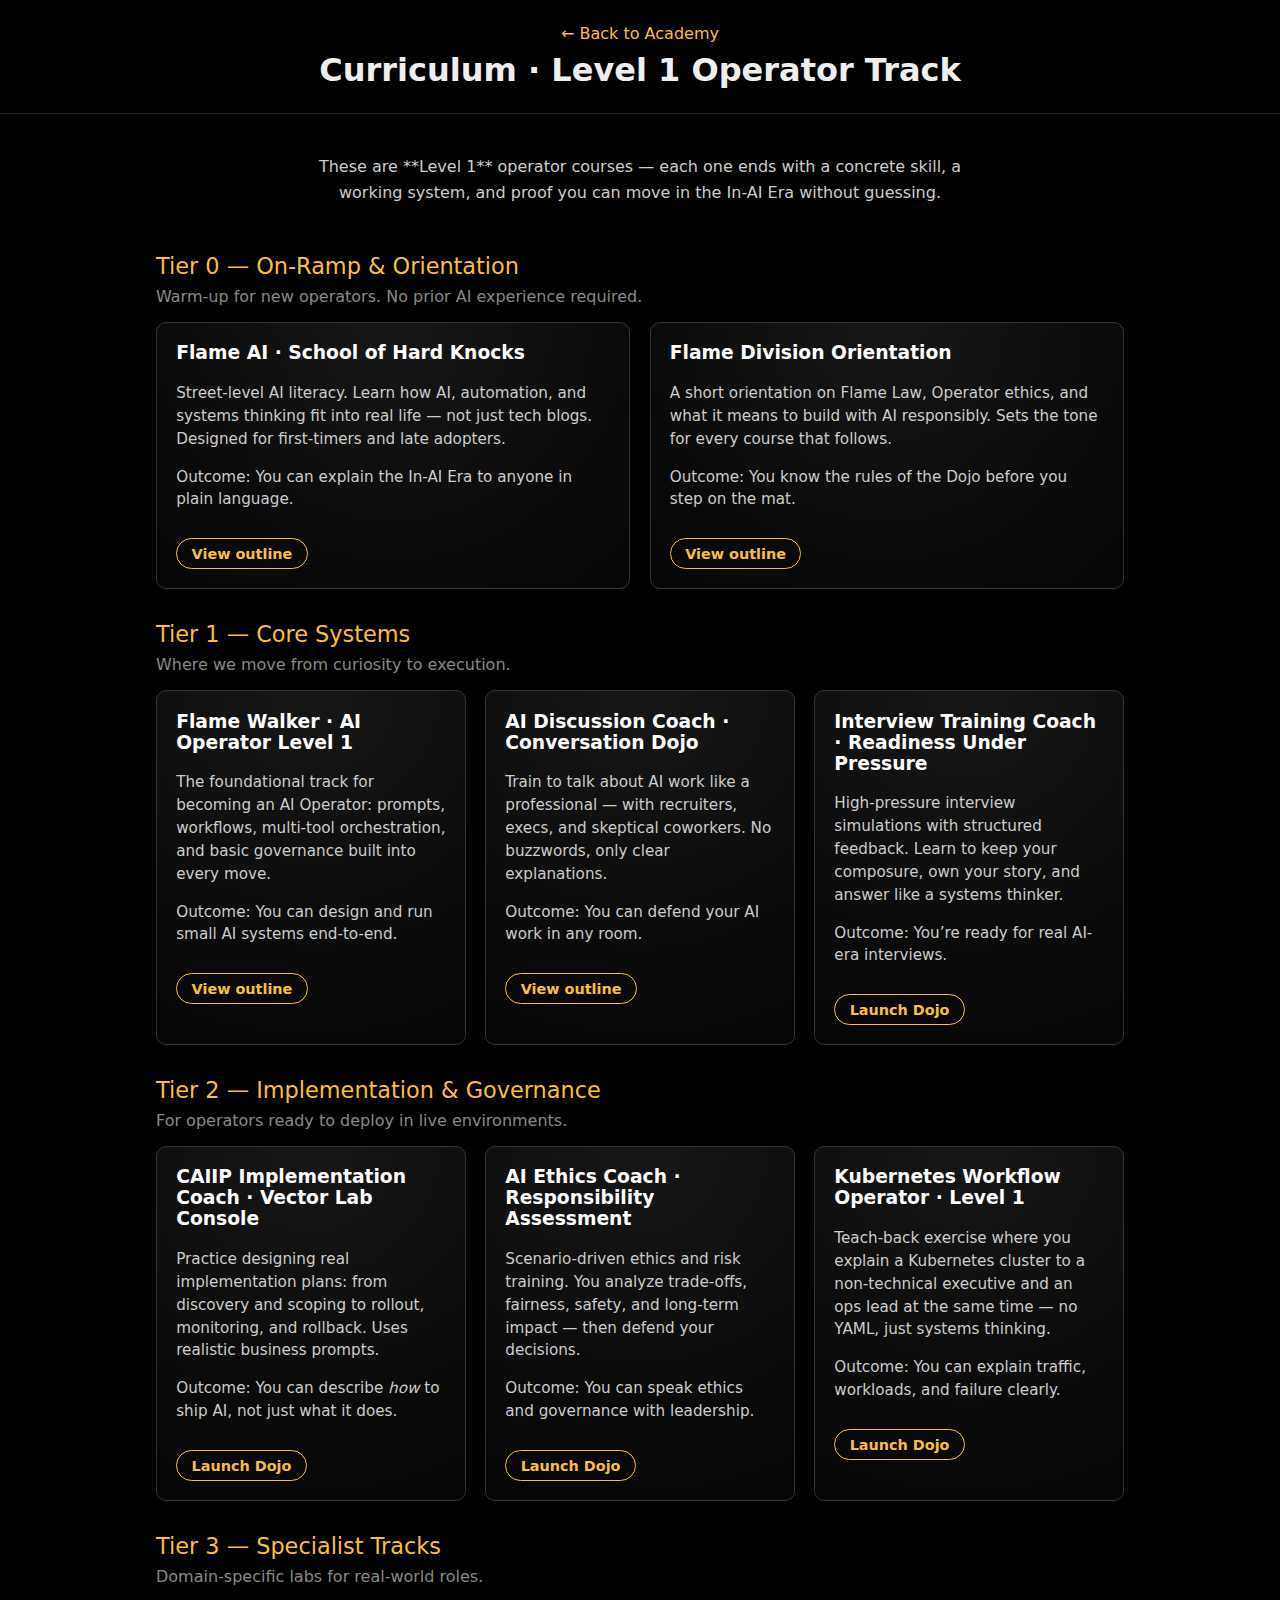
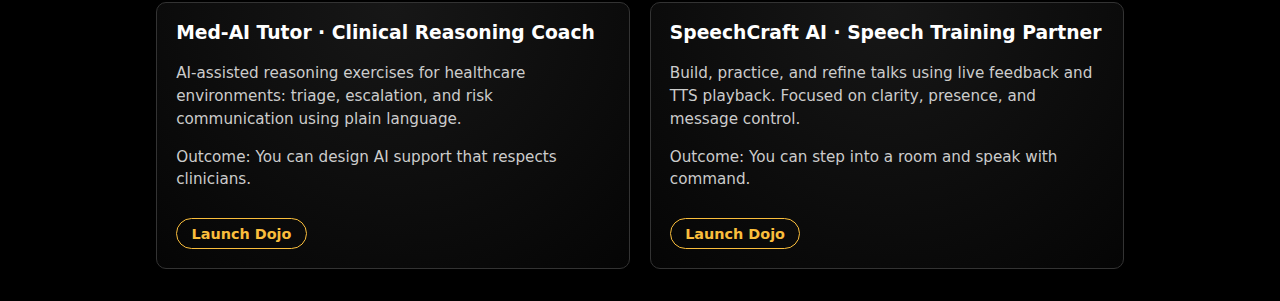
<file: docs/courses/index.html>
<!doctype html>
<html lang="en">
<head>
  <meta charset="utf-8" />
  <title>Courses · Flame Division Academy</title>
  <meta name="viewport" content="width=device-width, initial-scale=1" />
  <link rel="stylesheet" href="../assets/style.css" />
  <style>
    body { margin: 0; font-family: system-ui, sans-serif; background:#000; color:#eee; }
    header { padding:1.5rem 1rem; border-bottom:1px solid #222; text-align:center; }
    header a { color:#fabe3c; text-decoration:none; }
    h1 { margin:0.5rem 0 0; font-size:2rem; }
    .hero { text-align:center; padding:2rem 1rem 1rem; color:#ccc; }
    .hero p { max-width:700px; margin:0.5rem auto 0; line-height:1.6; }
    .tier-section { max-width:1000px; margin:2rem auto; padding:0 1rem; }
    .tier-title { font-size:1.4rem; color:#fabe3c; margin-bottom:0.5rem; }
    .tier-note { color:#888; margin-bottom:1rem; }
    .grid { display:grid; gap:1.2rem; grid-template-columns:repeat(auto-fit,minmax(260px,1fr)); }
    .card {
      border:1px solid #333; border-radius:10px; padding:1.2rem;
      background:radial-gradient(circle at top,#171717,#050505);
    }
    .card h3 { margin-top:0; color:#fff; }
    .card p { color:#ccc; font-size:0.95rem; line-height:1.5; }
    .tagline { font-size:0.85rem; color:#999; margin-top:0.4rem; }
    .card a {
      display:inline-block; margin-top:0.75rem;
      padding:0.4rem 0.9rem; border-radius:999px;
      border:1px solid #fabe3c; color:#fabe3c; text-decoration:none;
      font-size:0.9rem; font-weight:600;
    }
  </style>
</head>
<body>

<header>
  <a href="../index.html">← Back to Academy</a>
  <h1>Curriculum · Level 1 Operator Track</h1>
</header>

<section class="hero">
  <p>
    These are **Level 1** operator courses — each one ends with a concrete skill,
    a working system, and proof you can move in the In-AI Era without guessing.
  </p>
</section>

<!-- Tier 0 -->
<section class="tier-section">
  <div class="tier-title">Tier 0 — On-Ramp & Orientation</div>
  <div class="tier-note">Warm-up for new operators. No prior AI experience required.</div>
  <div class="grid">
    <article class="card">
      <h3>Flame AI · School of Hard Knocks</h3>
      <p>
        Street-level AI literacy. Learn how AI, automation, and systems thinking fit into
        real life — not just tech blogs. Designed for first-timers and late adopters.
      </p>
      <p class="tagline">Outcome: You can explain the In-AI Era to anyone in plain language.</p>
      <a href="t0-hard-knocks.html">View outline</a>
    </article>

    <article class="card">
      <h3>Flame Division Orientation</h3>
      <p>
        A short orientation on Flame Law, Operator ethics, and what it means to build
        with AI responsibly. Sets the tone for every course that follows.
      </p>
      <p class="tagline">Outcome: You know the rules of the Dojo before you step on the mat.</p>
      <a href="t0-orientation.html">View outline</a>
    </article>
  </div>
</section>

<!-- Tier 1 -->
<section class="tier-section">
  <div class="tier-title">Tier 1 — Core Systems</div>
  <div class="tier-note">Where we move from curiosity to execution.</div>
  <div class="grid">
    <article class="card">
      <h3>Flame Walker · AI Operator Level 1</h3>
      <p>
        The foundational track for becoming an AI Operator: prompts, workflows,
        multi-tool orchestration, and basic governance built into every move.
      </p>
      <p class="tagline">Outcome: You can design and run small AI systems end-to-end.</p>
      <a href="t1-flame-walker.html">View outline</a>
    </article>

    <article class="card">
      <h3>AI Discussion Coach · Conversation Dojo</h3>
      <p>
        Train to talk about AI work like a professional — with recruiters, execs,
        and skeptical coworkers. No buzzwords, only clear explanations.
      </p>
      <p class="tagline">Outcome: You can defend your AI work in any room.</p>
      <a href="t1-discussion-dojo.html">View outline</a>
    </article>

    <article class="card">
      <h3>Interview Training Coach · Readiness Under Pressure</h3>
      <p>
        High-pressure interview simulations with structured feedback. Learn to
        keep your composure, own your story, and answer like a systems thinker.
      </p>
      <p class="tagline">Outcome: You’re ready for real AI-era interviews.</p>
      <a href="../dojo/interview-coach/">Launch Dojo</a>
    </article>
  </div>
</section>

<!-- Tier 2 -->
<section class="tier-section">
  <div class="tier-title">Tier 2 — Implementation & Governance</div>
  <div class="tier-note">For operators ready to deploy in live environments.</div>
  <div class="grid">
    <article class="card">
      <h3>CAIIP Implementation Coach · Vector Lab Console</h3>
      <p>
        Practice designing real implementation plans: from discovery and scoping
        to rollout, monitoring, and rollback. Uses realistic business prompts.
      </p>
      <p class="tagline">Outcome: You can describe <em>how</em> to ship AI, not just what it does.</p>
      <a href="../dojo/caiip-lab/">Launch Dojo</a>
    </article>

    <article class="card">
      <h3>AI Ethics Coach · Responsibility Assessment</h3>
      <p>
        Scenario-driven ethics and risk training. You analyze trade-offs,
        fairness, safety, and long-term impact — then defend your decisions.
      </p>
      <p class="tagline">Outcome: You can speak ethics and governance with leadership.</p>
      <a href="../dojo/ethics-coach/">Launch Dojo</a>
    </article>

    <article class="card">
      <h3>Kubernetes Workflow Operator · Level 1</h3>
      <p>
        Teach-back exercise where you explain a Kubernetes cluster to a non-technical
        executive and an ops lead at the same time — no YAML, just systems thinking.
      </p>
      <p class="tagline">Outcome: You can explain traffic, workloads, and failure clearly.</p>
      <a href="../dojo/kubernetes-operator/">Launch Dojo</a>
    </article>
  </div>
</section>

<!-- Tier 3 -->
<section class="tier-section">
  <div class="tier-title">Tier 3 — Specialist Tracks</div>
  <div class="tier-note">Domain-specific labs for real-world roles.</div>
  <div class="grid">
    <article class="card">
      <h3>Med-AI Tutor · Clinical Reasoning Coach</h3>
      <p>
        AI-assisted reasoning exercises for healthcare environments: triage,
        escalation, and risk communication using plain language.
      </p>
      <p class="tagline">Outcome: You can design AI support that respects clinicians.</p>
      <a href="../dojo/med-ai-tutor/">Launch Dojo</a>
    </article>

    <article class="card">
      <h3>SpeechCraft AI · Speech Training Partner</h3>
      <p>
        Build, practice, and refine talks using live feedback and TTS playback.
        Focused on clarity, presence, and message control.
      </p>
      <p class="tagline">Outcome: You can step into a room and speak with command.</p>
      <a href="../dojo/speechcraft/">Launch Dojo</a>
    </article>
  </div>
</section>

</body>
</html>
</file>
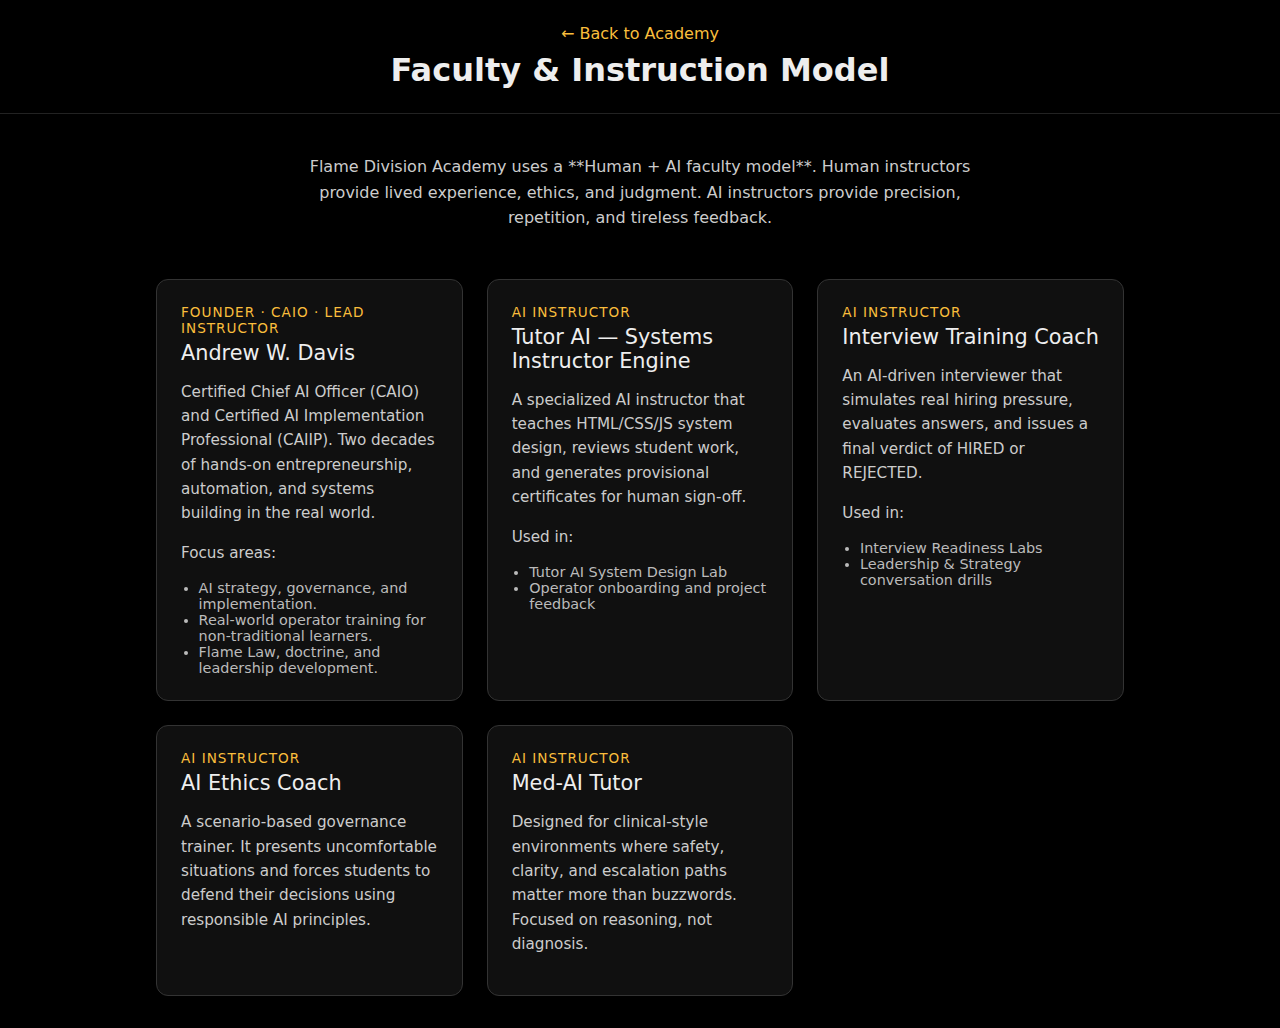
<file: docs/faculty/index.html>
<!doctype html>
<html lang="en">
<head>
  <meta charset="utf-8" />
  <title>Faculty · Flame Division Academy</title>
  <meta name="viewport" content="width=device-width, initial-scale=1" />
  <link rel="stylesheet" href="../assets/style.css" />
  <style>
    body { margin:0; font-family:system-ui,sans-serif; background:#000; color:#eee; }
    header { padding:1.5rem 1rem; border-bottom:1px solid #222; text-align:center; }
    header a { color:#fabe3c; text-decoration:none; }
    h1 { margin:0.5rem 0 0; font-size:2rem; }
    .hero { text-align:center; padding:2rem 1rem 1rem; color:#ccc; }
    .hero p { max-width:720px; margin:0.5rem auto 0; line-height:1.6; }
    .grid { max-width:1000px; margin:2rem auto; padding:0 1rem;
            display:grid; gap:1.5rem; grid-template-columns:repeat(auto-fit,minmax(280px,1fr)); }
    .card { border:1px solid #333; border-radius:12px; padding:1.5rem; background:#101010; }
    .role { font-size:0.85rem; color:#fabe3c; text-transform:uppercase; letter-spacing:1px; }
    .name { font-size:1.3rem; margin:0.3rem 0 0.5rem; }
    .card p { font-size:0.95rem; color:#ccc; line-height:1.6; }
    ul { padding-left:1.1rem; margin:0.6rem 0 0; color:#bbb; font-size:0.9rem; }
  </style>
</head>
<body>

<header>
  <a href="../index.html">← Back to Academy</a>
  <h1>Faculty & Instruction Model</h1>
</header>

<section class="hero">
  <p>
    Flame Division Academy uses a **Human + AI faculty model**. Human instructors
    provide lived experience, ethics, and judgment. AI instructors provide precision,
    repetition, and tireless feedback.
  </p>
</section>

<section class="grid">
  <article class="card">
    <div class="role">Founder · CAIO · Lead Instructor</div>
    <div class="name">Andrew W. Davis</div>
    <p>
      Certified Chief AI Officer (CAIO) and Certified AI Implementation Professional (CAIIP).
      Two decades of hands-on entrepreneurship, automation, and systems building in the real world.
    </p>
    <p>Focus areas:</p>
    <ul>
      <li>AI strategy, governance, and implementation.</li>
      <li>Real-world operator training for non-traditional learners.</li>
      <li>Flame Law, doctrine, and leadership development.</li>
    </ul>
  </article>

  <article class="card">
    <div class="role">AI Instructor</div>
    <div class="name">Tutor AI — Systems Instructor Engine</div>
    <p>
      A specialized AI instructor that teaches HTML/CSS/JS system design, reviews student work,
      and generates provisional certificates for human sign-off.
    </p>
    <p>Used in:</p>
    <ul>
      <li>Tutor AI System Design Lab</li>
      <li>Operator onboarding and project feedback</li>
    </ul>
  </article>

  <article class="card">
    <div class="role">AI Instructor</div>
    <div class="name">Interview Training Coach</div>
    <p>
      An AI-driven interviewer that simulates real hiring pressure, evaluates answers,
      and issues a final verdict of HIRED or REJECTED.
    </p>
    <p>Used in:</p>
    <ul>
      <li>Interview Readiness Labs</li>
      <li>Leadership & Strategy conversation drills</li>
    </ul>
  </article>

  <article class="card">
    <div class="role">AI Instructor</div>
    <div class="name">AI Ethics Coach</div>
    <p>
      A scenario-based governance trainer. It presents uncomfortable situations and forces
      students to defend their decisions using responsible AI principles.
    </p>
  </article>

  <article class="card">
    <div class="role">AI Instructor</div>
    <div class="name">Med-AI Tutor</div>
    <p>
      Designed for clinical-style environments where safety, clarity, and escalation paths matter
      more than buzzwords. Focused on reasoning, not diagnosis.
    </p>
  </article>
</section>

</body>
</html>
</file>
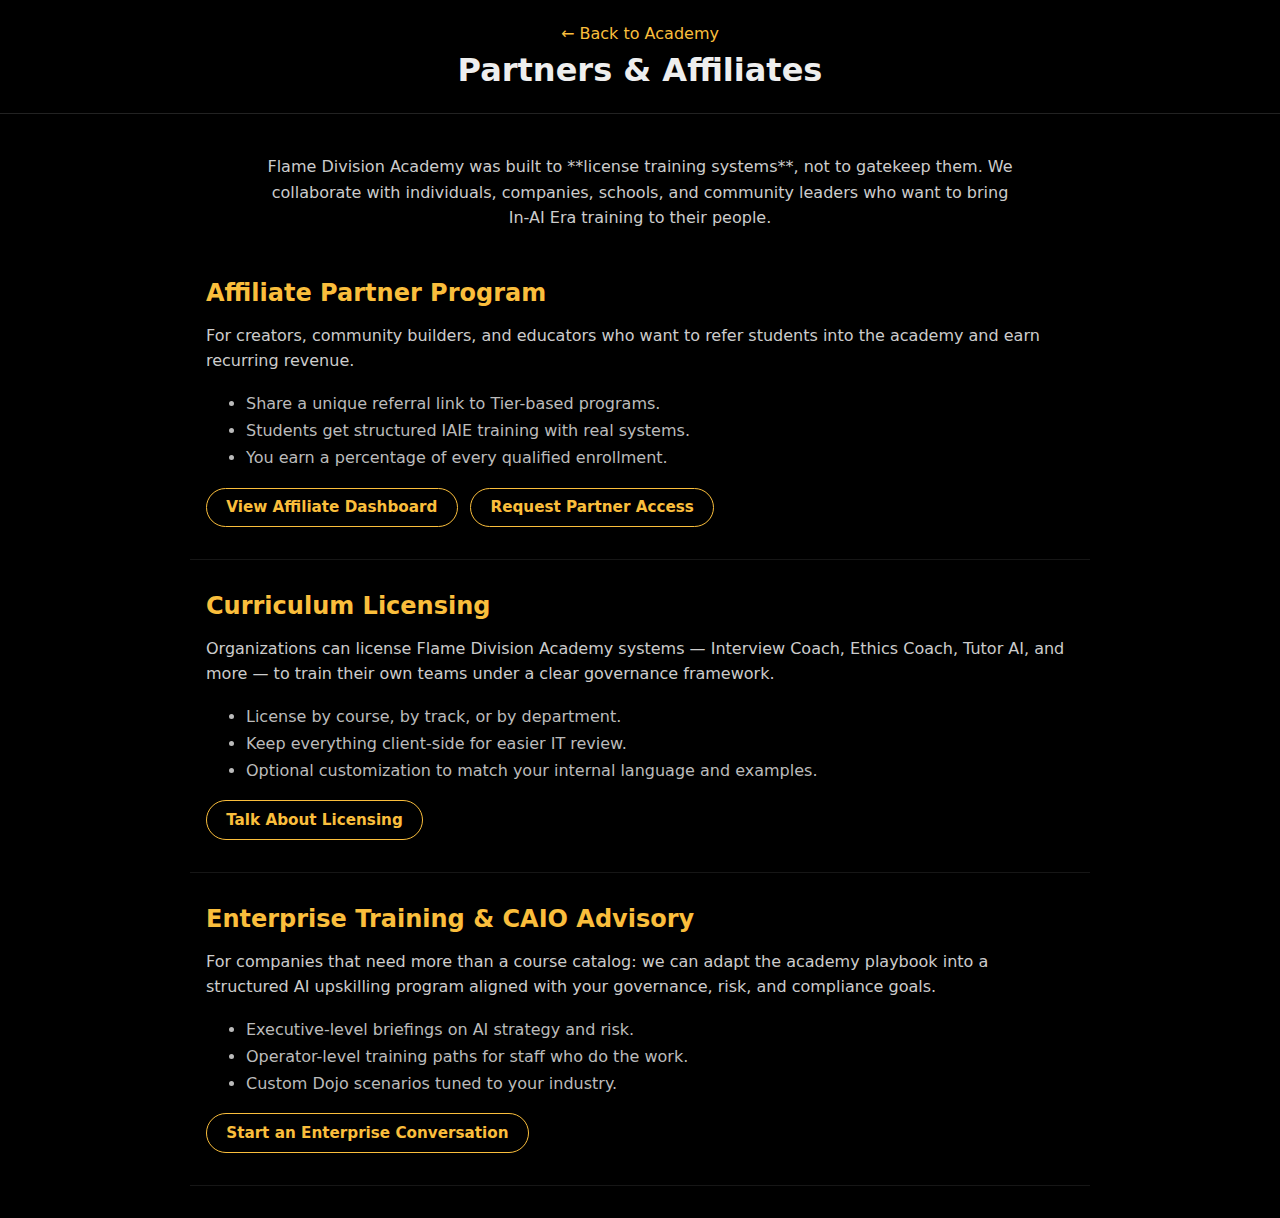
<file: docs/partners/index.html>
<!doctype html>
<html lang="en">
<head>
  <meta charset="utf-8" />
  <title>Partners · Flame Division Academy</title>
  <meta name="viewport" content="width=device-width, initial-scale=1" />
  <link rel="stylesheet" href="../assets/style.css" />
  <style>
    body { margin:0; font-family:system-ui,sans-serif; background:#000; color:#eee; }
    header { padding:1.5rem 1rem; border-bottom:1px solid #222; text-align:center; }
    header a { color:#fabe3c; text-decoration:none; }
    h1 { margin:0.5rem 0 0; font-size:2rem; }
    .hero { text-align:center; padding:2rem 1rem 1rem; color:#ccc; }
    .hero p { max-width:760px; margin:0.5rem auto 0; line-height:1.6; }
    .section { max-width:900px; margin:2rem auto; padding:0 1rem 2rem; border-bottom:1px solid #161616; }
    h2 { color:#fabe3c; margin-bottom:0.5rem; }
    p { color:#ccc; line-height:1.6; }
    ul { color:#bbb; line-height:1.7; }
    .btn-row { margin-top:1rem; display:flex; flex-wrap:wrap; gap:0.8rem; }
    .btn {
      display:inline-block; padding:0.6rem 1.2rem; border-radius:999px;
      border:1px solid #fabe3c; color:#fabe3c; text-decoration:none;
      font-weight:600; font-size:0.95rem;
    }
  </style>
</head>
<body>

<header>
  <a href="../index.html">← Back to Academy</a>
  <h1>Partners & Affiliates</h1>
</header>

<section class="hero">
  <p>
    Flame Division Academy was built to **license training systems**, not to gatekeep them.
    We collaborate with individuals, companies, schools, and community leaders who want to
    bring In-AI Era training to their people.
  </p>
</section>

<section class="section">
  <h2>Affiliate Partner Program</h2>
  <p>
    For creators, community builders, and educators who want to refer students into the
    academy and earn recurring revenue.
  </p>
  <ul>
    <li>Share a unique referral link to Tier-based programs.</li>
    <li>Students get structured IAIE training with real systems.</li>
    <li>You earn a percentage of every qualified enrollment.</li>
  </ul>
  <div class="btn-row">
    <a class="btn" href="https://andrew-davis-ai-portfolio.github.io/Flame-Division-Affiliate-Page/" target="_blank">
      View Affiliate Dashboard
    </a>
    <a class="btn" href="mailto:flamedivisionacademy+partners@gmail.com?subject=Affiliate%20Inquiry">
      Request Partner Access
    </a>
  </div>
</section>

<section class="section">
  <h2>Curriculum Licensing</h2>
  <p>
    Organizations can license Flame Division Academy systems — Interview Coach, Ethics Coach,
    Tutor AI, and more — to train their own teams under a clear governance framework.
  </p>
  <ul>
    <li>License by course, by track, or by department.</li>
    <li>Keep everything client-side for easier IT review.</li>
    <li>Optional customization to match your internal language and examples.</li>
  </ul>
  <div class="btn-row">
    <a class="btn" href="mailto:flamedivisionacademy+license@gmail.com?subject=Curriculum%20Licensing">
      Talk About Licensing
    </a>
  </div>
</section>

<section class="section">
  <h2>Enterprise Training & CAIO Advisory</h2>
  <p>
    For companies that need more than a course catalog: we can adapt the academy playbook
    into a structured AI upskilling program aligned with your governance, risk, and compliance goals.
  </p>
  <ul>
    <li>Executive-level briefings on AI strategy and risk.</li>
    <li>Operator-level training paths for staff who do the work.</li>
    <li>Custom Dojo scenarios tuned to your industry.</li>
  </ul>
  <div class="btn-row">
    <a class="btn" href="mailto:flamedivisionacademy+enterprise@gmail.com?subject=Enterprise%20Training">
      Start an Enterprise Conversation
    </a>
  </div>
</section>

</body>
</html>
</file>
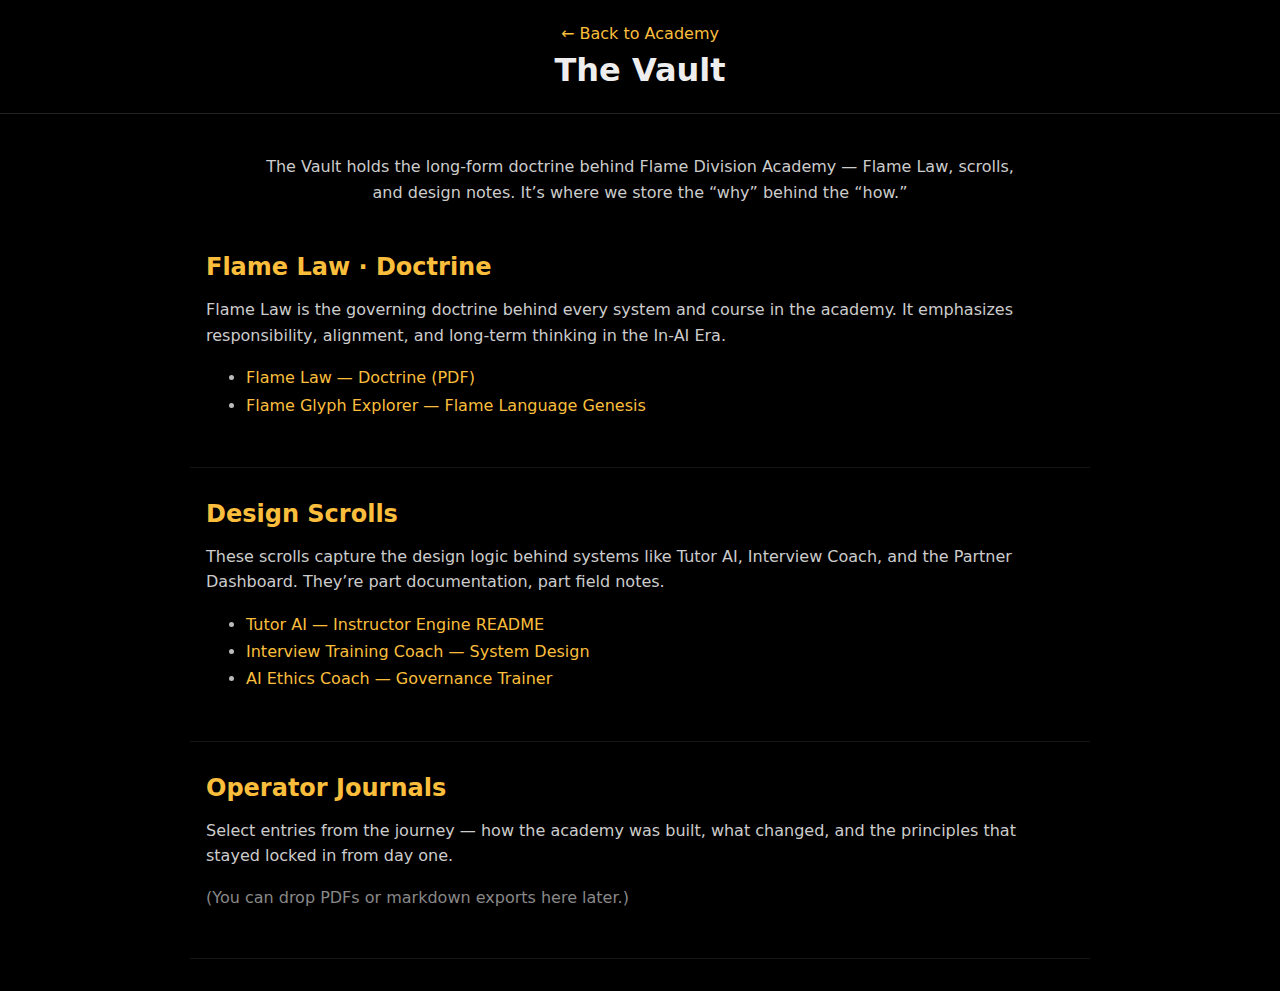
<file: docs/vault/index.html>
<!doctype html>
<html lang="en">
<head>
  <meta charset="utf-8" />
  <title>Vault · Flame Division Academy</title>
  <meta name="viewport" content="width=device-width, initial-scale=1" />
  <link rel="stylesheet" href="../assets/style.css" />
  <style>
    body { margin:0; font-family:system-ui,sans-serif; background:#000; color:#eee; }
    header { padding:1.5rem 1rem; border-bottom:1px solid #222; text-align:center; }
    header a { color:#fabe3c; text-decoration:none; }
    h1 { margin:0.5rem 0 0; font-size:2rem; }
    .hero { text-align:center; padding:2rem 1rem 1rem; color:#ccc; }
    .hero p { max-width:760px; margin:0.5rem auto 0; line-height:1.6; }
    .section { max-width:900px; margin:2rem auto; padding:0 1rem 2rem; border-bottom:1px solid #151515; }
    h2 { color:#fabe3c; margin-bottom:0.5rem; }
    p { color:#ccc; line-height:1.6; }
    ul { color:#bbb; line-height:1.7; }
    .file-list li a { color:#fabe3c; text-decoration:none; }
  </style>
</head>
<body>

<header>
  <a href="../index.html">← Back to Academy</a>
  <h1>The Vault</h1>
</header>

<section class="hero">
  <p>
    The Vault holds the long-form doctrine behind Flame Division Academy — Flame Law,
    scrolls, and design notes. It’s where we store the “why” behind the “how.”
  </p>
</section>

<section class="section">
  <h2>Flame Law · Doctrine</h2>
  <p>
    Flame Law is the governing doctrine behind every system and course in the academy.
    It emphasizes responsibility, alignment, and long-term thinking in the In-AI Era.
  </p>
  <ul class="file-list">
    <li><a href="../assets/flame-law-doctrine.pdf" target="_blank">Flame Law — Doctrine (PDF)</a></li>
    <li><a href="../assets/flame-glyph-explorer.pdf" target="_blank">Flame Glyph Explorer — Flame Language Genesis</a></li>
  </ul>
</section>

<section class="section">
  <h2>Design Scrolls</h2>
  <p>
    These scrolls capture the design logic behind systems like Tutor AI, Interview Coach,
    and the Partner Dashboard. They’re part documentation, part field notes.
  </p>
  <ul class="file-list">
    <li><a href="../assets/tutor-ai-readme.pdf" target="_blank">Tutor AI — Instructor Engine README</a></li>
    <li><a href="../assets/interview-coach-readme.pdf" target="_blank">Interview Training Coach — System Design</a></li>
    <li><a href="../assets/ethics-coach-readme.pdf" target="_blank">AI Ethics Coach — Governance Trainer</a></li>
  </ul>
</section>

<section class="section">
  <h2>Operator Journals</h2>
  <p>
    Select entries from the journey — how the academy was built, what changed,
    and the principles that stayed locked in from day one.
  </p>
  <p style="color:#888;">(You can drop PDFs or markdown exports here later.)</p>
</section>

</body>
</html>
</file>
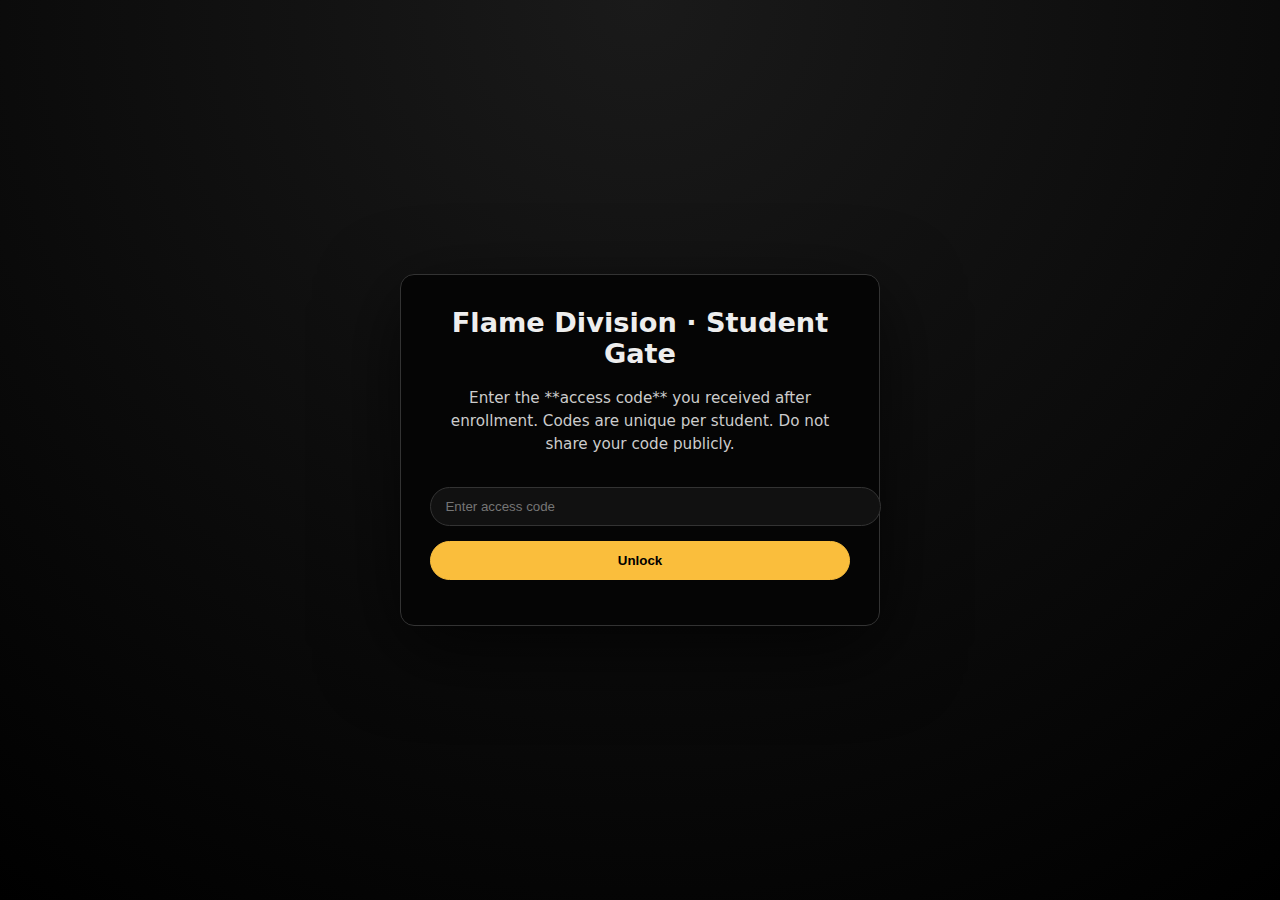
<file: docs/gate.html>
<!doctype html>
<html lang="en">
<head>
  <meta charset="utf-8" />
  <title>Student Gate · Flame Division Academy</title>
  <meta name="viewport" content="width=device-width, initial-scale=1" />
  <style>
    body {
      margin:0; font-family:system-ui,sans-serif;
      background:radial-gradient(circle at top,#1a1a1a,#000); color:#eee;
      display:flex; align-items:center; justify-content:center; min-height:100vh;
    }
    .card {
      width:100%; max-width:420px; padding:2rem 1.8rem;
      border-radius:14px; border:1px solid #333; background:#050505;
      box-shadow:0 24px 80px rgba(0,0,0,0.7); text-align:center;
    }
    h1 { margin-top:0; font-size:1.7rem; }
    p { color:#ccc; font-size:0.95rem; line-height:1.5; }
    input {
      width:100%; padding:0.7rem 0.9rem; border-radius:999px;
      border:1px solid #333; background:#111; color:#eee;
      margin-top:1rem;
    }
    button {
      width:100%; margin-top:0.9rem; padding:0.7rem 0.9rem;
      border-radius:999px; border:1px solid #fabe3c;
      background:#fabe3c; color:#000; font-weight:700; cursor:pointer;
    }
    .msg { margin-top:0.8rem; font-size:0.9rem; }
    .msg.error { color:#ff6b6b; }
    .msg.success { color:#6bffb0; }
  </style>
</head>
<body>

<div class="card">
  <h1>Flame Division · Student Gate</h1>
  <p>
    Enter the **access code** you received after enrollment.  
    Codes are unique per student. Do not share your code publicly.
  </p>

  <input id="codeInput" type="password" placeholder="Enter access code" />
  <button id="enterBtn">Unlock</button>
  <div id="msg" class="msg"></div>
</div>

<script>
  // 🔐 Change this per student or per cohort
  const VALID_CODE = "FLAME-LEVEL1-1234";

  // 🔀 Where to send them after unlock (GitHub Pages URL or internal path)
  const DESTINATION_URL = "courses/";

  const input = document.getElementById("codeInput");
  const btn = document.getElementById("enterBtn");
  const msg = document.getElementById("msg");

  btn.addEventListener("click", () => {
    const value = (input.value || "").trim();
    if (!value) {
      msg.textContent = "Enter your access code.";
      msg.className = "msg error";
      return;
    }

    if (value === VALID_CODE) {
      msg.textContent = "Access granted. Redirecting…";
      msg.className = "msg success";
      setTimeout(() => {
        window.location.href = DESTINATION_URL;
      }, 600);
    } else {
      msg.textContent = "Invalid code. Check your email or contact the academy.";
      msg.className = "msg error";
    }
  });

  input.addEventListener("keydown", (e) => {
    if (e.key === "Enter") btn.click();
  });
</script>

</body>
</html>
</file>
<file: docs/assets/style.css>
/* ----------------------------------------------------------
   Flame Division Academy — Global Styles
   Location: docs/assets/style.css
   ---------------------------------------------------------- */

/* Base */

:root {
  --fd-bg: #020309;
  --fd-bg-elevated: #080910;
  --fd-surface: #101119;
  --fd-border: #232433;
  --fd-text: #f5f5f7;
  --fd-text-muted: #9b9db2;
  --fd-accent: #fabe3c;
  --fd-accent-soft: rgba(250, 190, 60, 0.12);
  --fd-danger: #ff6b6b;
  --fd-radius-lg: 14px;
  --fd-radius-md: 10px;
  --fd-radius-pill: 999px;
  --fd-shadow-soft: 0 18px 60px rgba(0, 0, 0, 0.7);
  --fd-shadow-subtle: 0 10px 30px rgba(0, 0, 0, 0.4);
}

*,
*::before,
*::after {
  box-sizing: border-box;
}

html,
body {
  margin: 0;
  padding: 0;
}

body {
  font-family: system-ui, -apple-system, BlinkMacSystemFont, "SF Pro Text",
    "Segoe UI", sans-serif;
  background: radial-gradient(circle at top, #111424, var(--fd-bg));
  color: var(--fd-text);
  -webkit-font-smoothing: antialiased;
}

/* Global links & text */

a {
  color: var(--fd-accent);
  text-decoration: none;
}

a:hover {
  text-decoration: underline;
}

p {
  line-height: 1.6;
}

/* Layout helpers */

.page,
.fd-page {
  max-width: 1200px;
  margin: 0 auto;
  padding: 0 1.25rem 3rem;
}

.section,
.fd-section {
  margin: 2.5rem auto;
}

.section-title,
.fd-section-title {
  font-size: 1.5rem;
  margin-bottom: 0.25rem;
}

.section-kicker,
.fd-section-kicker {
  font-size: 0.85rem;
  text-transform: uppercase;
  letter-spacing: 1px;
  color: var(--fd-text-muted);
  margin-bottom: 0.5rem;
}

.text-muted {
  color: var(--fd-text-muted);
}

/* Header / Nav */

.fd-header {
  border-bottom: 1px solid var(--fd-border);
  background: linear-gradient(to bottom, rgba(8, 9, 16, 0.95), #05050a);
  backdrop-filter: blur(14px);
}

.fd-header-inner {
  max-width: 1200px;
  margin: 0 auto;
  padding: 0.9rem 1.25rem;
  display: flex;
  align-items: center;
  justify-content: space-between;
  gap: 1rem;
}

.fd-brand {
  display: flex;
  align-items: center;
  gap: 0.75rem;
}

.fd-logo-mark {
  width: 32px;
  height: 32px;
  border-radius: 999px;
  background: radial-gradient(circle at 20% 0%, #ffdf8a, #f05b1f);
  display: flex;
  align-items: center;
  justify-content: center;
  font-weight: 800;
  font-size: 1rem;
  color: #150b00;
  box-shadow: 0 0 20px rgba(250, 190, 60, 0.6);
}

.fd-logo-text {
  display: flex;
  flex-direction: column;
}

.fd-logo-text h1 {
  font-size: 1.1rem;
  margin: 0;
}

.fd-logo-text span {
  font-size: 0.8rem;
  color: var(--fd-text-muted);
}

.fd-nav {
  display: flex;
  align-items: center;
  gap: 1rem;
  font-size: 0.9rem;
}

.fd-nav a {
  padding: 0.35rem 0.9rem;
  border-radius: var(--fd-radius-pill);
  color: var(--fd-text-muted);
  border: 1px solid transparent;
}

.fd-nav a:hover {
  color: var(--fd-text);
  border-color: rgba(250, 190, 60, 0.4);
  text-decoration: none;
}

/* Hero */

.fd-hero {
  max-width: 1200px;
  margin: 0 auto;
  padding: 2.5rem 1.25rem 1.5rem;
}

.fd-hero-kicker {
  font-size: 0.85rem;
  text-transform: uppercase;
  letter-spacing: 1px;
  color: var(--fd-text-muted);
}

.fd-hero h1 {
  font-size: clamp(2.1rem, 4vw, 2.7rem);
  margin: 0.5rem 0 0.2rem;
}

.fd-hero-tagline {
  max-width: 720px;
  color: var(--fd-text-muted);
}

.fd-hero-meta {
  margin-top: 0.8rem;
  display: flex;
  flex-wrap: wrap;
  gap: 0.6rem;
  font-size: 0.8rem;
  color: var(--fd-text-muted);
}

/* Grids & cards */

.fd-grid {
  display: grid;
  gap: 1.3rem;
  grid-template-columns: repeat(auto-fit, minmax(260px, 1fr));
}

.fd-card {
  background: radial-gradient(circle at top, #181825, var(--fd-bg-elevated));
  border-radius: var(--fd-radius-lg);
  border: 1px solid var(--fd-border);
  box-shadow: var(--fd-shadow-subtle);
  padding: 1.4rem 1.3rem 1.2rem;
}

.fd-card h3 {
  margin-top: 0.2rem;
}

.fd-card p {
  font-size: 0.95rem;
  color: var(--fd-text-muted);
}

.fd-card-footer {
  margin-top: 0.9rem;
  display: flex;
  flex-wrap: wrap;
  gap: 0.6rem;
  align-items: center;
}

/* Pills & badges */

.fd-pill,
.fd-badge {
  display: inline-flex;
  align-items: center;
  justify-content: center;
  padding: 0.25rem 0.7rem;
  border-radius: var(--fd-radius-pill);
  font-size: 0.75rem;
  text-transform: uppercase;
  letter-spacing: 0.8px;
}

.fd-badge {
  border: 1px solid var(--fd-border);
  background: rgba(255, 255, 255, 0.02);
  color: var(--fd-text-muted);
}

.fd-badge-hot {
  border-color: rgba(250, 190, 60, 0.7);
  background: var(--fd-accent-soft);
  color: var(--fd-accent);
}

/* Buttons */

.fd-btn {
  display: inline-flex;
  align-items: center;
  justify-content: center;
  gap: 0.4rem;
  padding: 0.5rem 1.1rem;
  border-radius: var(--fd-radius-pill);
  border: 1px solid transparent;
  font-size: 0.9rem;
  font-weight: 600;
  cursor: pointer;
  text-decoration: none;
}

.fd-btn-primary {
  background: linear-gradient(135deg, #fdd26b, #f57f20);
  color: #1a1006;
  box-shadow: var(--fd-shadow-soft);
}

.fd-btn-primary:hover {
  filter: brightness(1.05);
  text-decoration: none;
}

.fd-btn-ghost {
  border-color: rgba(250, 190, 60, 0.5);
  color: var(--fd-accent);
  background: transparent;
}

.fd-btn-ghost:hover {
  background: rgba(250, 190, 60, 0.06);
  text-decoration: none;
}

/* Forms (for gates, logs, reflections) */

.fd-form {
  max-width: 720px;
  margin: 0 auto;
}

.fd-form-group {
  margin-bottom: 1rem;
}

.fd-label {
  font-size: 0.9rem;
  margin-bottom: 0.35rem;
  display: block;
  color: var(--fd-text-muted);
}

input[type="text"],
input[type="email"],
input[type="password"],
select,
textarea {
  width: 100%;
  padding: 0.65rem 0.85rem;
  border-radius: 10px;
  border: 1px solid var(--fd-border);
  background: #0a0b12;
  color: var(--fd-text);
  font-family: inherit;
  font-size: 0.95rem;
}

textarea {
  min-height: 120px;
  resize: vertical;
}

input:focus,
select:focus,
textarea:focus {
  outline: none;
  border-color: var(--fd-accent);
  box-shadow: 0 0 0 1px rgba(250, 190, 60, 0.35);
}

/* Messages */

.fd-msg {
  font-size: 0.9rem;
  margin-top: 0.6rem;
}

.fd-msg-error {
  color: var(--fd-danger);
}

.fd-msg-success {
  color: #64f5a4;
}

/* Footer */

.fd-footer {
  border-top: 1px solid var(--fd-border);
  padding: 1.2rem 1.25rem 1.6rem;
  font-size: 0.8rem;
  color: var(--fd-text-muted);
  text-align: center;
  background: #050509;
}

/* Responsive tweaks */

@media (max-width: 720px) {
  .fd-header-inner {
    flex-direction: column;
    align-items: flex-start;
  }

  .fd-nav {
    width: 100%;
    justify-content: flex-start;
    flex-wrap: wrap;
  }

  .fd-hero {
    padding-top: 1.8rem;
  }
}

.tier-card.tier-disabled {
  opacity: 0.6;
  filter: grayscale(0.2);
}
.tier-card.tier-disabled .btn[disabled] {
  cursor: not-allowed;
}
</file>
